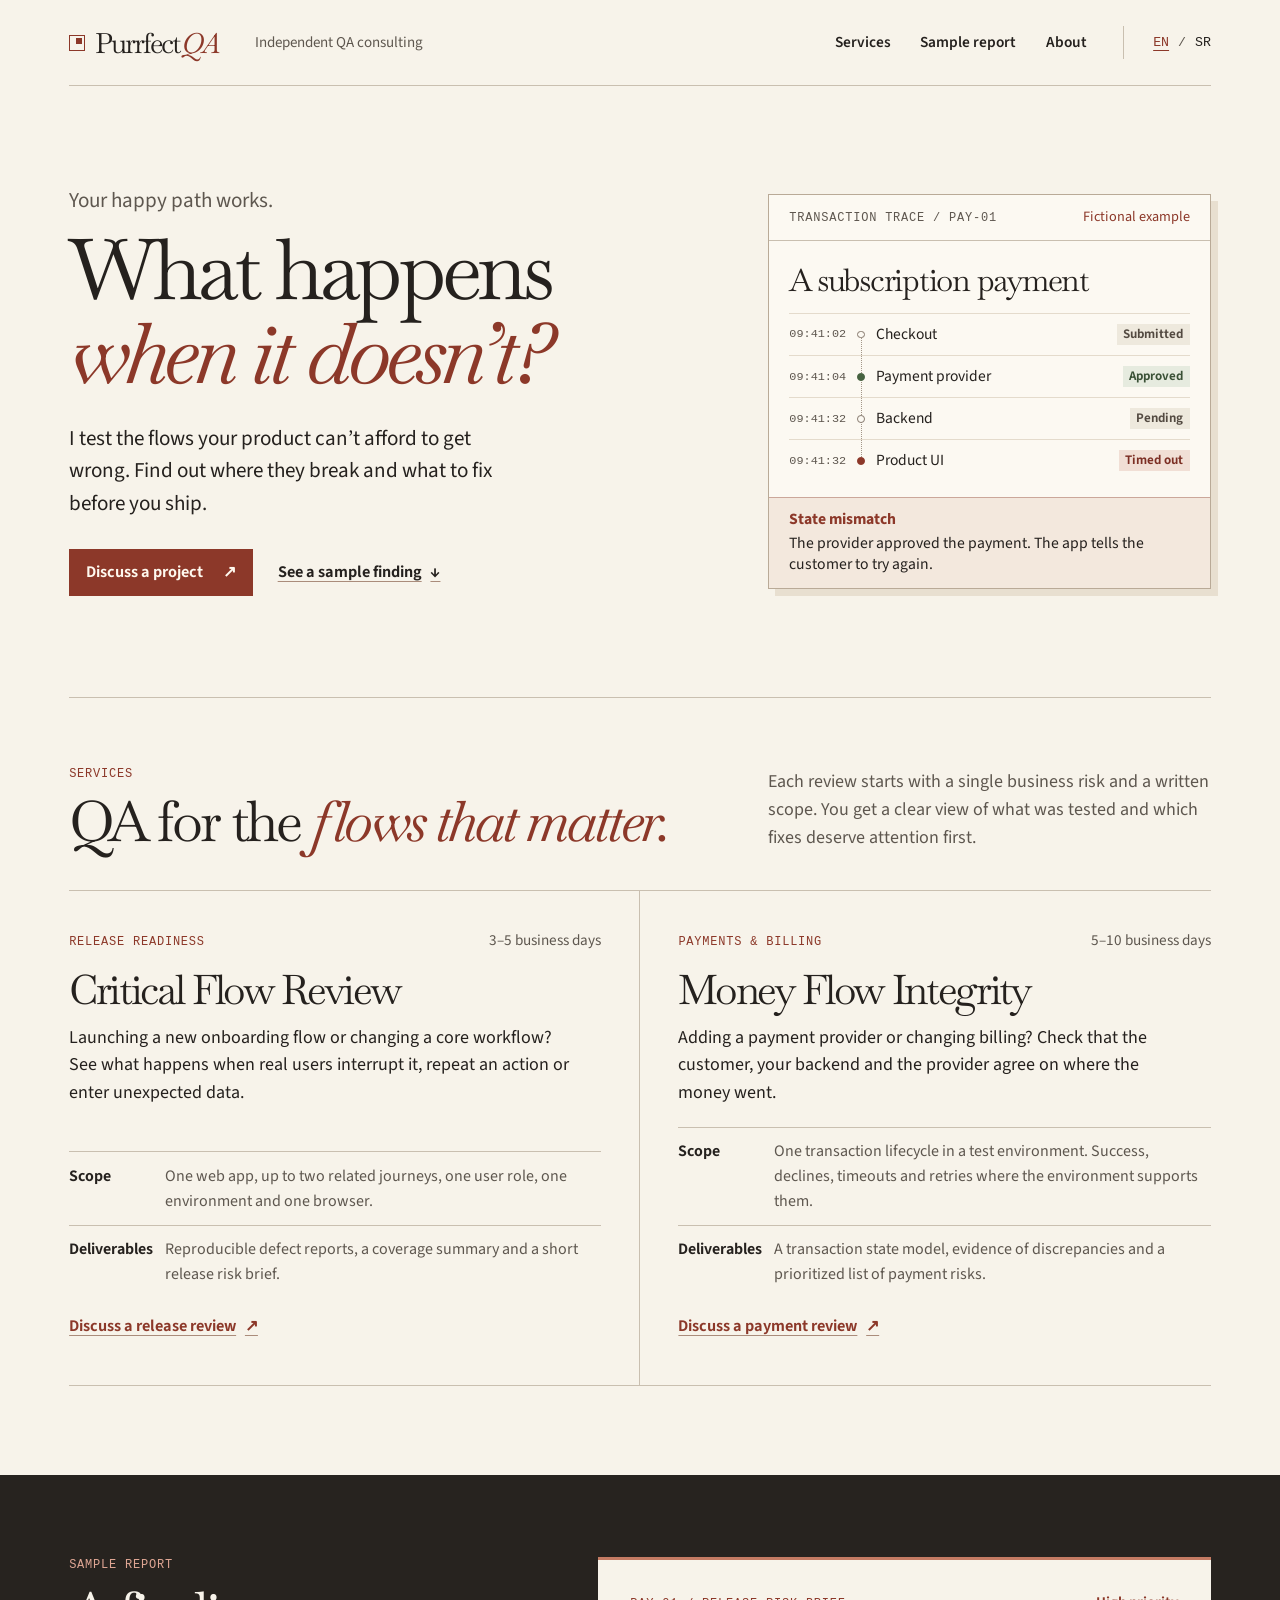
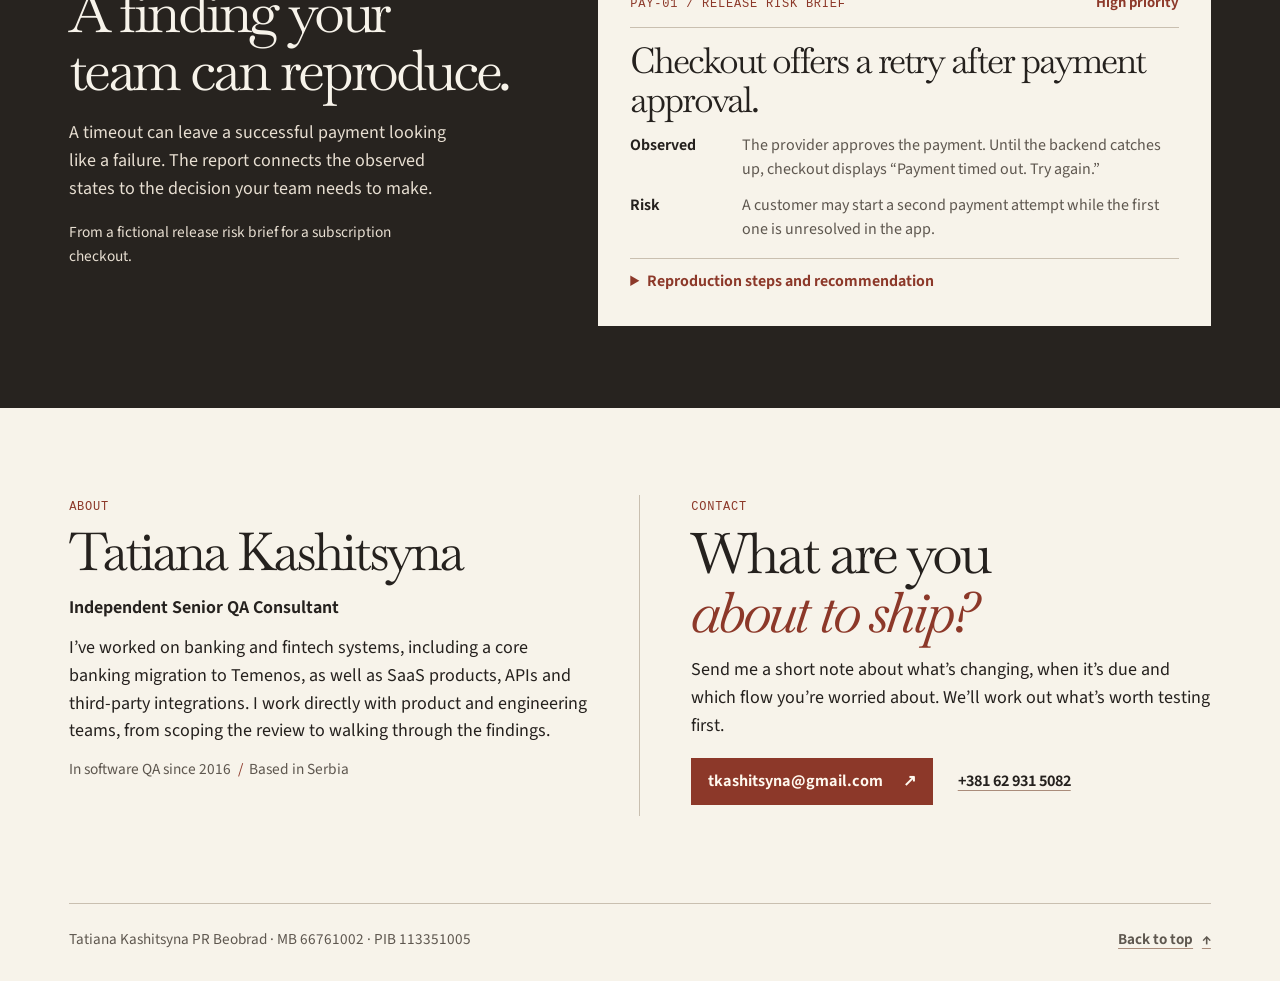
<file: index.html>
<!doctype html>
<html lang="en">
<head>
  <meta charset="utf-8">
  <meta name="viewport" content="width=device-width, initial-scale=1">
  <meta name="description" content="Independent senior QA for web products, payments and integrations. Focused pre-release reviews and transaction testing by Tatiana Kashitsyna.">
  <meta name="theme-color" content="#f7f3ea">
  <title>Purrfect QA — Independent QA Consulting by Tatiana Kashitsyna</title>
  <link rel="canonical" href="https://purrfectqa.github.io/">
  <link rel="alternate" hreflang="en" href="https://purrfectqa.github.io/">
  <link rel="alternate" hreflang="sr-Latn" href="https://purrfectqa.github.io/sr/">
  <link rel="alternate" hreflang="x-default" href="https://purrfectqa.github.io/">
  <meta property="og:type" content="website">
  <meta property="og:site_name" content="Purrfect QA">
  <meta property="og:title" content="Purrfect QA — Independent QA Consulting by Tatiana Kashitsyna">
  <meta property="og:description" content="Independent senior QA for web products, payments and integrations. Focused pre-release reviews and transaction testing by Tatiana Kashitsyna.">
  <meta property="og:url" content="https://purrfectqa.github.io/">
  <meta property="og:image" content="https://purrfectqa.github.io/assets/share-en.png">
  <meta property="og:image:width" content="1200">
  <meta property="og:image:height" content="630">
  <meta property="og:image:alt" content="Purrfect QA and a sample transaction trace">
  <link rel="icon" href="./assets/favicon.png" type="image/png">
  <link rel="stylesheet" href="./assets/site.css">
</head>
<body id="top">
  <a class="skip-link" href="#main">Skip to content</a>
  <header class="site-header frame">
    <a class="brand" href="./"><span class="mark" aria-hidden="true"></span>Purrfect<span class="wordmark-qa">QA</span></a>
    <p class="header-tag">Independent QA consulting</p>
    <nav class="main-nav" aria-label="Main navigation">
      <a href="#services">Services</a>
      <a href="#sample">Sample report</a>
      <a href="#about">About</a>
    </nav>
    <nav class="languages" aria-label="Language">
      <a href="./" hreflang="en" lang="en" aria-label="English" aria-current="page">EN</a>
      <span aria-hidden="true">/</span>
      <a href="./sr/" hreflang="sr-Latn" lang="sr-Latn" aria-label="Srpski">SR</a>
    </nav>
  </header>

  <main id="main">
    <section class="hero frame" aria-labelledby="hero-title">
      <div class="hero-copy">
        <p class="hero-lead">Your happy path works.</p>
        <h1 id="hero-title">What happens <em>when it doesn’t?</em></h1>
        <p class="hero-intro">I test the flows your product can’t afford to get wrong. Find out where they break and what to fix before you ship.</p>
        <div class="hero-actions">
          <a class="button" href="#contact">Discuss a project <span aria-hidden="true">↗</span></a>
          <a class="text-link" href="#sample">See a sample finding <span aria-hidden="true">↓</span></a>
        </div>
      </div>
      <figure class="trace">
        <figcaption class="trace-cap">
          <span class="eyebrow">Transaction trace <span aria-hidden="true">/</span> PAY-01</span>
          <span class="trace-demo">Fictional example</span>
        </figcaption>
        <div class="trace-body">
          <p class="trace-title">A subscription payment</p>
          <ol class="trace-events">
            <li>
              <time>09:41:02</time>
              <span class="trace-dot neutral" aria-hidden="true"></span>
              <span class="trace-actor">Checkout</span>
              <span class="trace-status neutral">Submitted</span>
            </li>
            <li>
              <time>09:41:04</time>
              <span class="trace-dot settled" aria-hidden="true"></span>
              <span class="trace-actor">Payment provider</span>
              <span class="trace-status settled">Approved</span>
            </li>
            <li>
              <time>09:41:32</time>
              <span class="trace-dot neutral" aria-hidden="true"></span>
              <span class="trace-actor">Backend</span>
              <span class="trace-status neutral">Pending</span>
            </li>
            <li>
              <time>09:41:32</time>
              <span class="trace-dot flagged" aria-hidden="true"></span>
              <span class="trace-actor">Product UI</span>
              <span class="trace-status flagged">Timed out</span>
            </li>
          </ol>
        </div>
        <div class="trace-result">
          <strong>State mismatch</strong>
          <span>The provider approved the payment. The app tells the customer to try again.</span>
        </div>
      </figure>
    </section>

    <section class="services frame" id="services" aria-labelledby="services-title">
      <div class="section-opening">
        <div>
          <p class="eyebrow">Services</p>
          <h2 id="services-title">QA for the <em>flows that matter.</em></h2>
        </div>
        <p>Each review starts with a single business risk and a written scope. You get a clear view of what was tested and which fixes deserve attention first.</p>
      </div>
      <div class="offers">
        <article class="offer">
          <div class="offer-meta">
            <span class="eyebrow">Release readiness</span>
            <span class="turnaround">3–5 business days</span>
          </div>
          <h3>Critical Flow Review</h3>
          <p class="offer-lead">Launching a new onboarding flow or changing a core workflow? See what happens when real users interrupt it, repeat an action or enter unexpected data.</p>
          <dl>
            <div><dt>Scope</dt><dd>One web app, up to two related journeys, one user role, one environment and one browser.</dd></div>
            <div><dt>Deliverables</dt><dd>Reproducible defect reports, a coverage summary and a short release risk brief.</dd></div>
          </dl>
          <a class="text-link" href="#contact">Discuss a release review <span aria-hidden="true">↗</span></a>
        </article>
        <article class="offer">
          <div class="offer-meta">
            <span class="eyebrow">Payments &amp; billing</span>
            <span class="turnaround">5–10 business days</span>
          </div>
          <h3>Money Flow Integrity</h3>
          <p class="offer-lead">Adding a payment provider or changing billing? Check that the customer, your backend and the provider agree on where the money went.</p>
          <dl>
            <div><dt>Scope</dt><dd>One transaction lifecycle in a test environment. Success, declines, timeouts and retries where the environment supports them.</dd></div>
            <div><dt>Deliverables</dt><dd>A transaction state model, evidence of discrepancies and a prioritized list of payment risks.</dd></div>
          </dl>
          <a class="text-link" href="#contact">Discuss a payment review <span aria-hidden="true">↗</span></a>
        </article>
      </div>
    </section>

    <section class="sample" id="sample" aria-labelledby="sample-title">
      <div class="sample-grid frame">
        <div class="sample-copy">
          <p class="eyebrow">Sample report</p>
          <h2 id="sample-title">A finding your team can reproduce.</h2>
          <p>A timeout can leave a successful payment looking like a failure. The report connects the observed states to the decision your team needs to make.</p>
          <p class="sample-note">From a fictional release risk brief for a subscription checkout.</p>
        </div>
        <article class="report" aria-labelledby="defect-title">
          <div class="report-meta">
            <span class="eyebrow">PAY-01 <span aria-hidden="true">/</span> Release risk brief</span>
            <span class="severity">High priority</span>
          </div>
          <h3 id="defect-title">Checkout offers a retry after payment approval.</h3>
          <dl class="report-facts">
            <div><dt>Observed</dt><dd>The provider approves the payment. Until the backend catches up, checkout displays “Payment timed out. Try again.”</dd></div>
            <div><dt>Risk</dt><dd>A customer may start a second payment attempt while the first one is unresolved in the app.</dd></div>
          </dl>
          <details>
            <summary>Reproduction steps and recommendation</summary>
            <ol>
              <li>In the test environment, start a subscription payment.</li>
              <li>Have the provider approve it while delaying delivery of the confirmation event until after checkout times out.</li>
              <li>Compare the provider status, backend status and checkout message before the delayed event arrives.</li>
            </ol>
            <dl class="report-facts">
              <div><dt>Expected behavior</dt><dd>Show a pending state while the payment outcome is being reconciled. Recheck the existing attempt before letting the customer start another.</dd></div>
              <div><dt>Coverage limit</dt><dd>A second charge was outside this example’s test scope.</dd></div>
            </dl>
          </details>
        </article>
      </div>
    </section>

    <div class="closing frame">
      <section class="about" id="about" aria-labelledby="about-title">
        <p class="eyebrow">About</p>
        <h2 id="about-title">Tatiana Kashitsyna</h2>
        <p class="role">Independent Senior QA Consultant</p>
        <p>I’ve worked on banking and fintech systems, including a core banking migration to Temenos, as well as SaaS products, APIs and third-party integrations. I work directly with product and engineering teams, from scoping the review to walking through the findings.</p>
        <p class="bio-meta">In software QA since 2016 <span aria-hidden="true">/</span> Based in Serbia</p>
      </section>
      <section class="contact" id="contact" aria-labelledby="contact-title">
        <p class="eyebrow">Contact</p>
        <h2 id="contact-title">What are you <em>about to ship?</em></h2>
        <p>Send me a short note about what’s changing, when it’s due and which flow you’re worried about. We’ll work out what’s worth testing first.</p>
        <div class="contact-links">
          <a class="button" href="mailto:tkashitsyna@gmail.com">tkashitsyna@gmail.com <span aria-hidden="true">↗</span></a>
          <a class="text-link" href="tel:+381629315082">+381 62 931 5082</a>
        </div>
      </section>
    </div>
  </main>

  <footer class="site-footer frame">
    <span>Tatiana Kashitsyna PR Beobrad · <span class="registration">MB 66761002</span> · <span class="registration">PIB 113351005</span></span>
    <a class="text-link" href="#top">Back to top <span aria-hidden="true">↑</span></a>
  </footer>
</body>
</html>
</file>
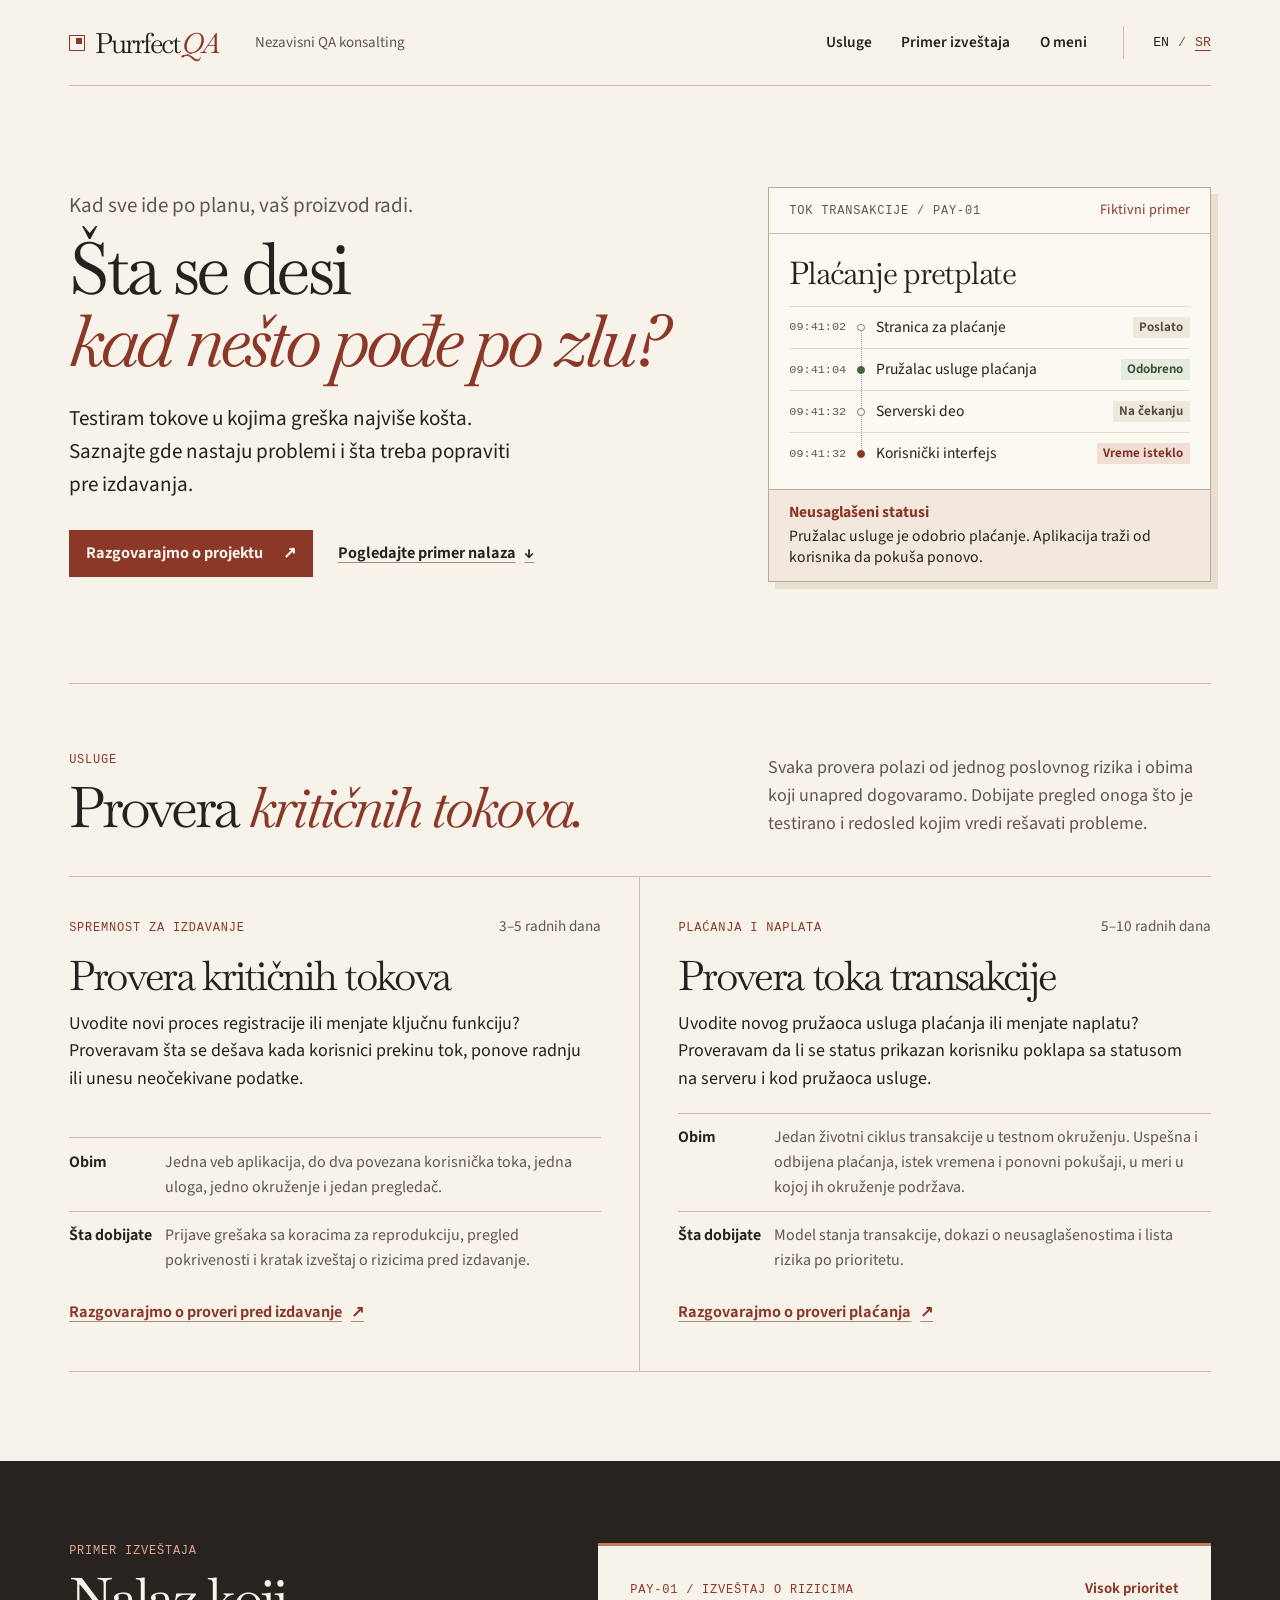
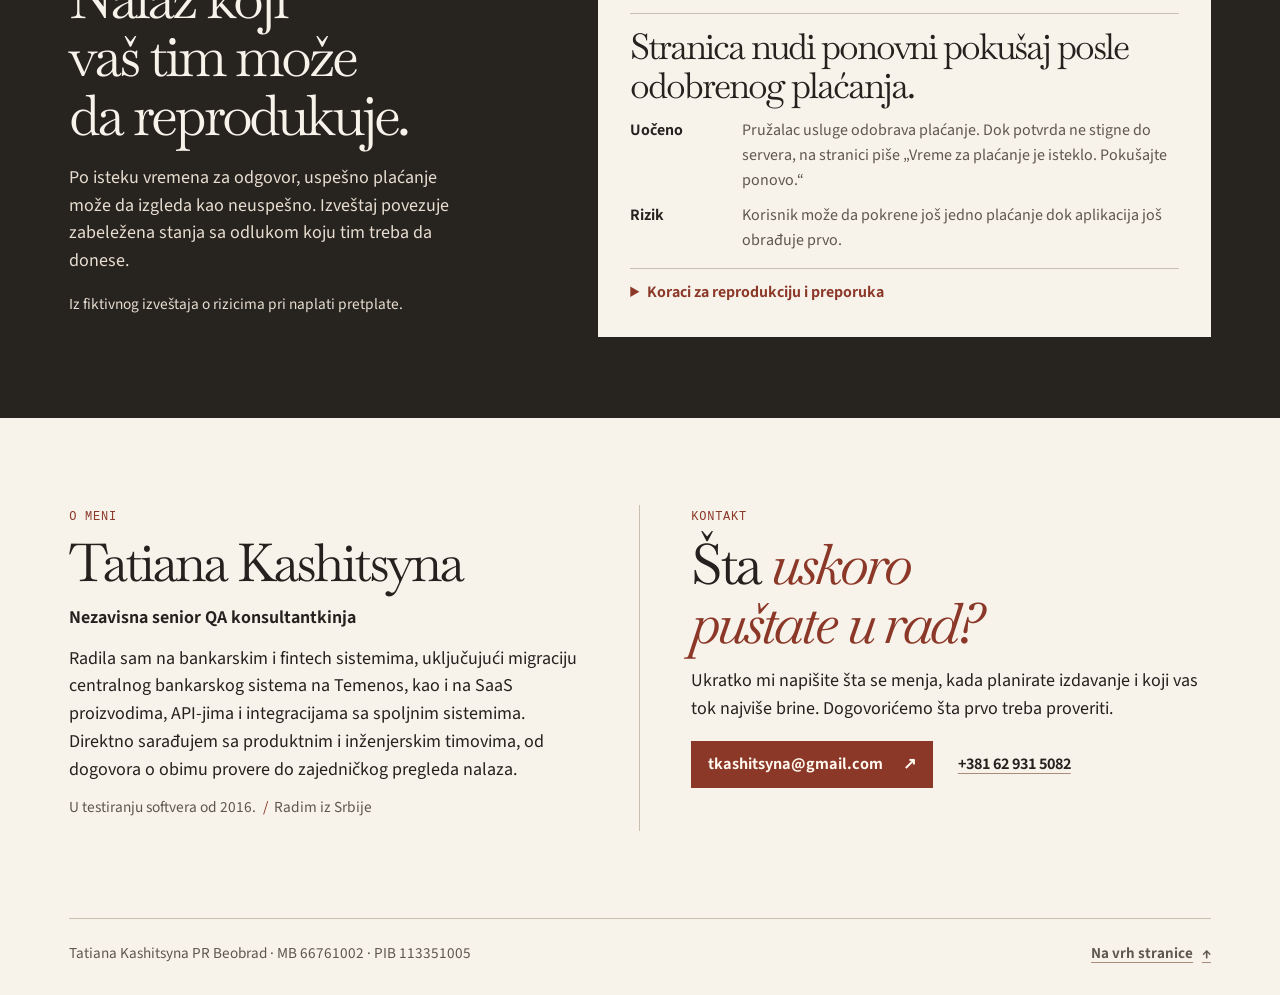
<file: sr/index.html>
<!doctype html>
<html lang="sr-Latn">
<head>
  <meta charset="utf-8">
  <meta name="viewport" content="width=device-width, initial-scale=1">
  <meta name="description" content="Nezavisno testiranje veb aplikacija, plaćanja i integracija. Revizija kritičnih tokova i provera transakcija pred izdavanje.">
  <meta name="theme-color" content="#f7f3ea">
  <title>Purrfect QA — Nezavisni QA konsalting | Tatiana Kashitsyna</title>
  <link rel="canonical" href="https://purrfectqa.github.io/sr/">
  <link rel="alternate" hreflang="en" href="https://purrfectqa.github.io/">
  <link rel="alternate" hreflang="sr-Latn" href="https://purrfectqa.github.io/sr/">
  <link rel="alternate" hreflang="x-default" href="https://purrfectqa.github.io/">
  <meta property="og:type" content="website">
  <meta property="og:site_name" content="Purrfect QA">
  <meta property="og:title" content="Purrfect QA — Nezavisni QA konsalting | Tatiana Kashitsyna">
  <meta property="og:description" content="Nezavisno testiranje veb aplikacija, plaćanja i integracija. Revizija kritičnih tokova i provera transakcija pred izdavanje.">
  <meta property="og:url" content="https://purrfectqa.github.io/sr/">
  <meta property="og:image" content="https://purrfectqa.github.io/assets/share-sr.png">
  <meta property="og:image:width" content="1200">
  <meta property="og:image:height" content="630">
  <meta property="og:image:alt" content="Purrfect QA i primer toka transakcije">
  <link rel="icon" href="../assets/favicon.png" type="image/png">
  <link rel="stylesheet" href="../assets/site.css">
</head>
<body id="top">
  <a class="skip-link" href="#main">Pređi na sadržaj</a>
  <header class="site-header frame">
    <a class="brand" href="../"><span class="mark" aria-hidden="true"></span>Purrfect<span class="wordmark-qa">QA</span></a>
    <p class="header-tag">Nezavisni QA konsalting</p>
    <nav class="main-nav" aria-label="Glavna navigacija">
      <a href="#services">Usluge</a>
      <a href="#sample">Primer izveštaja</a>
      <a href="#about">O meni</a>
    </nav>
    <nav class="languages" aria-label="Jezik">
      <a href="../" hreflang="en" lang="en" aria-label="English">EN</a>
      <span aria-hidden="true">/</span>
      <a href="./" hreflang="sr-Latn" lang="sr-Latn" aria-label="Srpski" aria-current="page">SR</a>
    </nav>
  </header>

  <main id="main">
    <section class="hero frame" aria-labelledby="hero-title">
      <div class="hero-copy">
        <p class="hero-lead">Kad sve ide po planu, vaš proizvod radi.</p>
        <h1 id="hero-title">Šta se desi <em>kad nešto pođe po&nbsp;zlu?</em></h1>
        <p class="hero-intro">Testiram tokove u kojima greška najviše košta. Saznajte gde nastaju problemi i šta treba popraviti pre izdavanja.</p>
        <div class="hero-actions">
          <a class="button" href="#contact">Razgovarajmo o projektu <span aria-hidden="true">↗</span></a>
          <a class="text-link" href="#sample">Pogledajte primer nalaza <span aria-hidden="true">↓</span></a>
        </div>
      </div>
      <figure class="trace">
        <figcaption class="trace-cap">
          <span class="eyebrow">Tok transakcije <span aria-hidden="true">/</span> PAY-01</span>
          <span class="trace-demo">Fiktivni primer</span>
        </figcaption>
        <div class="trace-body">
          <p class="trace-title">Plaćanje pretplate</p>
          <ol class="trace-events">
            <li>
              <time>09:41:02</time>
              <span class="trace-dot neutral" aria-hidden="true"></span>
              <span class="trace-actor">Stranica za plaćanje</span>
              <span class="trace-status neutral">Poslato</span>
            </li>
            <li>
              <time>09:41:04</time>
              <span class="trace-dot settled" aria-hidden="true"></span>
              <span class="trace-actor">Pružalac usluge plaćanja</span>
              <span class="trace-status settled">Odobreno</span>
            </li>
            <li>
              <time>09:41:32</time>
              <span class="trace-dot neutral" aria-hidden="true"></span>
              <span class="trace-actor">Serverski deo</span>
              <span class="trace-status neutral">Na čekanju</span>
            </li>
            <li>
              <time>09:41:32</time>
              <span class="trace-dot flagged" aria-hidden="true"></span>
              <span class="trace-actor">Korisnički interfejs</span>
              <span class="trace-status flagged">Vreme isteklo</span>
            </li>
          </ol>
        </div>
        <div class="trace-result">
          <strong>Neusaglašeni statusi</strong>
          <span>Pružalac usluge je odobrio plaćanje. Aplikacija traži od korisnika da pokuša ponovo.</span>
        </div>
      </figure>
    </section>

    <section class="services frame" id="services" aria-labelledby="services-title">
      <div class="section-opening">
        <div>
          <p class="eyebrow">Usluge</p>
          <h2 id="services-title">Provera <em>kritičnih tokova.</em></h2>
        </div>
        <p>Svaka provera polazi od jednog poslovnog rizika i obima koji unapred dogovaramo. Dobijate pregled onoga što je testirano i redosled kojim vredi rešavati probleme.</p>
      </div>
      <div class="offers">
        <article class="offer">
          <div class="offer-meta">
            <span class="eyebrow">Spremnost za izdavanje</span>
            <span class="turnaround">3–5 radnih dana</span>
          </div>
          <h3>Provera kritičnih tokova</h3>
          <p class="offer-lead">Uvodite novi proces registracije ili menjate ključnu funkciju? Proveravam šta se dešava kada korisnici prekinu tok, ponove radnju ili unesu neočekivane podatke.</p>
          <dl>
            <div><dt>Obim</dt><dd>Jedna veb aplikacija, do dva povezana korisnička toka, jedna uloga, jedno okruženje i jedan pregledač.</dd></div>
            <div><dt>Šta dobijate</dt><dd>Prijave grešaka sa koracima za reprodukciju, pregled pokrivenosti i kratak izveštaj o rizicima pred izdavanje.</dd></div>
          </dl>
          <a class="text-link" href="#contact">Razgovarajmo o proveri pred izdavanje <span aria-hidden="true">↗</span></a>
        </article>
        <article class="offer">
          <div class="offer-meta">
            <span class="eyebrow">Plaćanja i naplata</span>
            <span class="turnaround">5–10 radnih dana</span>
          </div>
          <h3>Provera toka transakcije</h3>
          <p class="offer-lead">Uvodite novog pružaoca usluga plaćanja ili menjate naplatu? Proveravam da li se status prikazan korisniku poklapa sa statusom na serveru i kod pružaoca usluge.</p>
          <dl>
            <div><dt>Obim</dt><dd>Jedan životni ciklus transakcije u testnom okruženju. Uspešna i odbijena plaćanja, istek vremena i ponovni pokušaji, u meri u kojoj ih okruženje podržava.</dd></div>
            <div><dt>Šta dobijate</dt><dd>Model stanja transakcije, dokazi o neusaglašenostima i lista rizika po prioritetu.</dd></div>
          </dl>
          <a class="text-link" href="#contact">Razgovarajmo o proveri plaćanja <span aria-hidden="true">↗</span></a>
        </article>
      </div>
    </section>

    <section class="sample" id="sample" aria-labelledby="sample-title">
      <div class="sample-grid frame">
        <div class="sample-copy">
          <p class="eyebrow">Primer izveštaja</p>
          <h2 id="sample-title">Nalaz koji vaš tim može da reprodukuje.</h2>
          <p>Po isteku vremena za odgovor, uspešno plaćanje može da izgleda kao neuspešno. Izveštaj povezuje zabeležena stanja sa odlukom koju tim treba da donese.</p>
          <p class="sample-note">Iz fiktivnog izveštaja o rizicima pri naplati pretplate.</p>
        </div>
        <article class="report" aria-labelledby="defect-title">
          <div class="report-meta">
            <span class="eyebrow">PAY-01 <span aria-hidden="true">/</span> Izveštaj o rizicima</span>
            <span class="severity">Visok prioritet</span>
          </div>
          <h3 id="defect-title">Stranica nudi ponovni pokušaj posle odobrenog plaćanja.</h3>
          <dl class="report-facts">
            <div><dt>Uočeno</dt><dd>Pružalac usluge odobrava plaćanje. Dok potvrda ne stigne do servera, na stranici piše „Vreme za plaćanje je isteklo. Pokušajte ponovo.“</dd></div>
            <div><dt>Rizik</dt><dd>Korisnik može da pokrene još jedno plaćanje dok aplikacija još obrađuje prvo.</dd></div>
          </dl>
          <details>
            <summary>Koraci za reprodukciju i preporuka</summary>
            <ol>
              <li>U testnom okruženju pokrenite plaćanje pretplate.</li>
              <li>Simulirajte odobrenje plaćanja i zadržite potvrdu kod pružaoca usluge dok na stranici za plaćanje ne istekne vreme za odgovor.</li>
              <li>Pre nego što potvrda stigne, uporedite status kod pružaoca usluge, status na serveru i poruku na stranici za plaćanje.</li>
            </ol>
            <dl class="report-facts">
              <div><dt>Očekivano ponašanje</dt><dd>Prikažite status „Na čekanju“ dok se ne potvrdi ishod plaćanja. Proverite postojeći pokušaj pre nego što korisniku ponudite novi.</dd></div>
              <div><dt>Granice provere</dt><dd>U ovom primeru provera dvostruke naplate bila je van obima testiranja.</dd></div>
            </dl>
          </details>
        </article>
      </div>
    </section>

    <div class="closing frame">
      <section class="about" id="about" aria-labelledby="about-title">
        <p class="eyebrow">O meni</p>
        <h2 id="about-title">Tatiana Kashitsyna</h2>
        <p class="role">Nezavisna senior QA konsultantkinja</p>
        <p>Radila sam na bankarskim i fintech sistemima, uključujući migraciju centralnog bankarskog sistema na Temenos, kao i na SaaS proizvodima, API-jima i integracijama sa spoljnim sistemima. Direktno sarađujem sa produktnim i inženjerskim timovima, od dogovora o obimu provere do zajedničkog pregleda nalaza.</p>
        <p class="bio-meta">U testiranju softvera od 2016. <span aria-hidden="true">/</span> Radim iz Srbije</p>
      </section>
      <section class="contact" id="contact" aria-labelledby="contact-title">
        <p class="eyebrow">Kontakt</p>
        <h2 id="contact-title">Šta <em>uskoro puštate u rad?</em></h2>
        <p>Ukratko mi napišite šta se menja, kada planirate izdavanje i koji vas tok najviše brine. Dogovorićemo šta prvo treba proveriti.</p>
        <div class="contact-links">
          <a class="button" href="mailto:tkashitsyna@gmail.com">tkashitsyna@gmail.com <span aria-hidden="true">↗</span></a>
          <a class="text-link" href="tel:+381629315082">+381 62 931 5082</a>
        </div>
      </section>
    </div>
  </main>

  <footer class="site-footer frame">
    <span>Tatiana Kashitsyna PR Beobrad · <span class="registration">MB 66761002</span> · <span class="registration">PIB 113351005</span></span>
    <a class="text-link" href="#top">Na vrh stranice <span aria-hidden="true">↑</span></a>
  </footer>
</body>
</html>
</file>
<file: assets/site.css>
@font-face {
  font-family: "Baskervville";
  src: url("fonts/baskervville-latin.woff2") format("woff2");
  font-style: normal;
  font-weight: 400;
  font-display: swap;
  unicode-range: U+0000-00FF, U+0131, U+0152-0153, U+02BB-02BC, U+02C6, U+02DA, U+02DC, U+0304, U+0308, U+0329, U+2000-206F, U+20AC, U+2122, U+2191, U+2193, U+2212, U+2215, U+FEFF, U+FFFD;
}

@font-face {
  font-family: "Baskervville";
  src: url("fonts/baskervville-extended.woff2") format("woff2");
  font-style: normal;
  font-weight: 400;
  font-display: swap;
  unicode-range: U+0100-02BA, U+02BD-02C5, U+02C7-02CC, U+02CE-02D7, U+02DD-02FF, U+0304, U+0308, U+0329, U+1D00-1DBF, U+1E00-1E9F, U+1EF2-1EFF, U+2020, U+20A0-20AB, U+20AD-20C4, U+2113, U+2C60-2C7F, U+A720-A7FF;
}

@font-face {
  font-family: "Baskervville";
  src: url("fonts/baskervville-italic-latin.woff2") format("woff2");
  font-style: italic;
  font-weight: 400;
  font-display: swap;
  unicode-range: U+0000-00FF, U+0131, U+0152-0153, U+02BB-02BC, U+02C6, U+02DA, U+02DC, U+0304, U+0308, U+0329, U+2000-206F, U+20AC, U+2122, U+2191, U+2193, U+2212, U+2215, U+FEFF, U+FFFD;
}

@font-face {
  font-family: "Baskervville";
  src: url("fonts/baskervville-italic-extended.woff2") format("woff2");
  font-style: italic;
  font-weight: 400;
  font-display: swap;
  unicode-range: U+0100-02BA, U+02BD-02C5, U+02C7-02CC, U+02CE-02D7, U+02DD-02FF, U+0304, U+0308, U+0329, U+1D00-1DBF, U+1E00-1E9F, U+1EF2-1EFF, U+2020, U+20A0-20AB, U+20AD-20C4, U+2113, U+2C60-2C7F, U+A720-A7FF;
}

@font-face {
  font-family: "Source Sans 3";
  src: url("fonts/source-sans-3-latin.woff2") format("woff2");
  font-style: normal;
  font-weight: 400 700;
  font-display: swap;
  unicode-range: U+0000-00FF, U+0131, U+0152-0153, U+02BB-02BC, U+02C6, U+02DA, U+02DC, U+0304, U+0308, U+0329, U+2000-206F, U+20AC, U+2122, U+2191, U+2193, U+2212, U+2215, U+FEFF, U+FFFD;
}

@font-face {
  font-family: "Source Sans 3";
  src: url("fonts/source-sans-3-extended.woff2") format("woff2");
  font-style: normal;
  font-weight: 400 700;
  font-display: swap;
  unicode-range: U+0100-02BA, U+02BD-02C5, U+02C7-02CC, U+02CE-02D7, U+02DD-02FF, U+0304, U+0308, U+0329, U+1D00-1DBF, U+1E00-1E9F, U+1EF2-1EFF, U+2020, U+20A0-20AB, U+20AD-20C4, U+2113, U+2C60-2C7F, U+A720-A7FF;
}

:root {
  color-scheme: light;
  --paper: #f7f3ea;
  --ink: #25211e;
  --muted: #5e574f;
  --line: #c9bfb0;
  --rust: #8c3829;
  --rust-hover: #6d281d;
  --dark: #27231f;
  --serif: "Baskervville", Georgia, serif;
  --sans: "Source Sans 3", "Segoe UI", sans-serif;
  --mono: Consolas, "Liberation Mono", monospace;
  --gutter: clamp(1.25rem, 5.4vw, 6rem);
}

* { box-sizing: border-box; }

body {
  margin: 0;
  background: var(--paper);
  color: var(--ink);
  font: 1.125rem / 1.54 var(--sans);
}

h1, h2, h3, p, ol, dl, dd, figure { margin: 0; }
a { color: inherit; }
a:focus-visible, summary:focus-visible {
  outline: 2px solid currentColor;
  outline-offset: 4px;
}

::selection {
  background: #e6c2b2;
  color: var(--ink);
}

.frame {
  width: min(calc(100% - 2 * var(--gutter)), 78rem);
  margin-inline: auto;
}

.skip-link {
  position: absolute;
  z-index: 2;
  top: 0.5rem;
  left: 0.5rem;
  padding: 0.5rem 0.85rem;
  background: var(--paper);
  transform: translateY(-150%);
}

.skip-link:focus { transform: translateY(0); }

.site-header {
  min-height: 5.4rem;
  display: flex;
  align-items: center;
  gap: clamp(1rem, 2.8vw, 2.75rem);
  border-bottom: 1px solid var(--line);
}

.brand {
  display: inline-flex;
  align-items: center;
  gap: 0.4rem;
  padding-block: 0.3rem;
  text-decoration: none;
  white-space: nowrap;
  font: 400 1.75rem / 1 var(--serif);
  letter-spacing: -0.065em;
}

.wordmark-qa {
  margin-left: -0.2rem;
  color: var(--rust);
  font-style: italic;
}

.mark {
  width: 1rem;
  height: 1rem;
  margin-right: 0.2rem;
  border: 1px solid var(--rust);
  position: relative;
}

.mark::before {
  content: "";
  position: absolute;
  width: 0.38rem;
  height: 0.38rem;
  top: 0.14rem;
  right: 0.14rem;
  background: var(--rust);
}

.header-tag {
  color: var(--muted);
  font-size: 0.94rem;
  white-space: nowrap;
}

.main-nav, .languages {
  display: flex;
  align-items: center;
  gap: clamp(0.7rem, 2.3vw, 2rem);
  font-size: 0.96rem;
  font-weight: 600;
}

.main-nav { margin-left: auto; }
.main-nav a, .languages a {
  display: inline-block;
  text-decoration: none;
  padding-block: 0.48rem;
}

.main-nav a:hover, .languages a:hover { text-decoration: underline; }
.languages {
  padding-inline-start: clamp(0.75rem, 2.3vw, 2rem);
  border-left: 1px solid var(--line);
  gap: 0.56rem;
  font: 400 0.83rem / 1.3 var(--mono);
}

.languages span { color: var(--muted); }
.languages [aria-current] {
  color: var(--rust);
  text-decoration: underline;
  text-underline-offset: 0.28em;
  text-decoration-thickness: 1px;
}

.hero {
  display: grid;
  grid-template-columns: minmax(0, 1.45fr) minmax(0, 1fr);
  align-items: center;
  gap: clamp(1.75rem, 4.5vw, 4.7rem);
  padding-block: clamp(4.25rem, 7.85vw, 7.75rem);
}

.hero-lead {
  color: var(--muted);
  font-size: clamp(1.05rem, 1.65vw, 1.33rem);
  line-height: 1.3;
  margin-bottom: 0.85rem;
}

h1, h2, h3 {
  font-family: var(--serif);
  font-weight: 400;
  letter-spacing: -0.057em;
}

h1 {
  font-size: clamp(3.4rem, 6.6vw, 6.05rem);
  line-height: 0.99;
}

h1 em { display: block; }
h1 em, h2 em { color: var(--rust); }

[lang="sr-Latn"] h1 {
  font-size: clamp(3.25rem, 5.65vw, 5.2rem);
  text-wrap: balance;
}

.hero-intro {
  max-width: 28rem;
  margin-top: 1.65rem;
  font-size: clamp(1.12rem, 1.65vw, 1.33rem);
}

.hero-actions, .contact-links {
  display: flex;
  align-items: center;
  flex-wrap: wrap;
  gap: 0.65rem 1.55rem;
}

.hero-actions { margin-top: 1.85rem; }

.button, .text-link {
  font-size: 1.02rem;
  font-weight: 650;
}

.button {
  display: inline-flex;
  align-items: baseline;
  justify-content: space-between;
  gap: 1.3rem;
  padding: 0.7rem 1.03rem;
  background: var(--rust);
  color: #fff9ef;
  text-decoration: none;
}

.button:hover { background: var(--rust-hover); }
.button:focus-visible { outline-color: var(--rust); }

.text-link {
  display: inline-flex;
  align-items: baseline;
  gap: 0.55rem;
  padding-block: 0.45rem;
  text-underline-offset: 0.24em;
  text-decoration-color: #aa8c7b;
}

.text-link:hover {
  color: var(--rust);
  text-decoration-color: currentColor;
}

.eyebrow {
  color: var(--rust);
  font: 400 0.75rem / 1.42 var(--mono);
  letter-spacing: 0.065em;
  text-transform: uppercase;
}

.trace {
  border: 1px solid #b9aa97;
  background: #fcf9f2;
  box-shadow: 7px 7px 0 #e8dfd0;
}

.trace-cap, .report-meta {
  display: flex;
  justify-content: space-between;
  align-items: baseline;
  gap: 0.6rem;
}

.trace-cap {
  padding: 0.72rem 1.25rem;
  border-bottom: 1px solid var(--line);
}

.trace-cap .eyebrow { color: var(--muted); }
.trace-demo {
  color: var(--rust);
  font-size: 0.89rem;
  text-align: right;
  white-space: nowrap;
}

.trace-body { padding: 1.3rem 1.25rem 0.95rem; }
.trace-title {
  margin-bottom: 0.9rem;
  font: 400 clamp(1.62rem, 2.45vw, 2.2rem) / 1.18 var(--serif);
  letter-spacing: -0.04em;
}

.trace-events { padding: 0; list-style: none; }
.trace-events li {
  position: relative;
  display: grid;
  grid-template-columns: minmax(3.6rem, auto) 0.7rem minmax(0, 1fr) auto;
  align-items: center;
  gap: 0.55rem;
  min-height: 2.63rem;
  border-top: 1px solid #e4dbcc;
  font-size: 0.97rem;
  line-height: 1.15;
}

.trace-events time {
  color: var(--muted);
  font: 400 0.74rem / 1.2 var(--mono);
  font-variant-numeric: tabular-nums;
}

.trace-dot {
  z-index: 1;
  justify-self: center;
  width: 0.49rem;
  height: 0.49rem;
  border: 1px solid #83766a;
  background: #fcf9f2;
  border-radius: 50%;
}

.trace-events li:not(:last-child)::after {
  content: "";
  position: absolute;
  top: 50%;
  left: 4.5rem;
  height: calc(100% + 1px);
  border-left: 1px dotted #a39789;
}

.trace-dot.settled { border-color: #466240; background: #466240; }
.trace-dot.flagged { border-color: var(--rust); background: var(--rust); }

.trace-status {
  padding: 0.18rem 0.4rem;
  background: #eee9dd;
  color: #534a41;
  font-size: 0.82rem;
  font-weight: 650;
  white-space: nowrap;
}

.trace-status.settled { background: #e6ebdf; color: #3a5136; }
.trace-status.flagged { background: #f1dfd5; color: #7c2f24; }

.trace-result {
  display: grid;
  gap: 0.18rem;
  padding: 0.72rem 1.25rem 0.8rem;
  border-top: 1px solid #cba79a;
  background: #f3e8dd;
  font-size: 0.98rem;
  line-height: 1.35;
}

.trace-result strong { color: var(--rust); }

.services {
  border-top: 1px solid var(--line);
  padding-block: clamp(2.4rem, 5.35vw, 5rem) clamp(3.5rem, 7vw, 6.25rem);
}

.section-opening {
  display: grid;
  grid-template-columns: minmax(0, 1.45fr) minmax(0, 1fr);
  align-items: end;
  column-gap: clamp(1.75rem, 4.5vw, 4.7rem);
  row-gap: 0.9rem;
  margin-bottom: clamp(1.65rem, 3vw, 2.85rem);
}

.section-opening h2, .sample h2, .closing h2 {
  margin-top: 0.6rem;
  font-size: clamp(2.55rem, 4.4vw, 4.6rem);
  line-height: 1.04;
}

.section-opening > p {
  max-width: 28rem;
  color: var(--muted);
}

.offers {
  display: grid;
  grid-template-columns: repeat(2, minmax(0, 1fr));
  border-block: 1px solid var(--line);
}

.offer {
  display: flex;
  flex-direction: column;
  align-items: flex-start;
  padding: clamp(1.25rem, 3vw, 2.5rem);
}

.offer:first-child {
  padding-inline-start: 0;
  border-right: 1px solid var(--line);
}
.offer:last-child { padding-inline-end: 0; }

.offer-meta {
  width: 100%;
  display: flex;
  justify-content: space-between;
  align-items: baseline;
  flex-wrap: wrap;
  gap: 0.35rem 1rem;
}

.turnaround {
  color: var(--muted);
  font-size: 0.95rem;
}

.offer h3 {
  font-size: clamp(1.95rem, 3.2vw, 3.3rem);
  line-height: 1.1;
  margin-block: 0.88rem 0.75rem;
}

.offer-lead {
  max-width: 32rem;
  margin-bottom: 1.25rem;
}

.offer dl {
  width: 100%;
  margin-top: auto;
}

.offer dl div {
  display: grid;
  grid-template-columns: 5.3rem minmax(0, 1fr);
  align-items: baseline;
  gap: 0.7rem;
  padding-block: 0.72rem;
  border-top: 1px solid var(--line);
  font-size: 1rem;
}

dt { font-weight: 650; }
dd { color: var(--muted); }
.offer > .text-link {
  margin-top: 0.55rem;
  color: var(--rust);
}

.sample {
  padding-block: clamp(3rem, 6.4vw, 6.2rem);
  background: var(--dark);
  color: var(--paper);
}

.sample-grid {
  display: grid;
  grid-template-columns: minmax(0, 0.96fr) minmax(0, 1.3fr);
  gap: clamp(1.7rem, 6vw, 6rem);
}

.sample h2, h1 em { text-wrap: balance; }
.sample-copy .eyebrow { color: #dfa694; }
.sample-copy > p:not(.eyebrow) {
  max-width: 24rem;
  margin-top: 1.15rem;
  color: #e7ded1;
}

.sample-copy .sample-note {
  font-size: 0.96rem;
  color: #c6b8a8;
}

.report {
  min-width: 0;
  padding: clamp(1rem, 2.6vw, 2rem);
  background: var(--paper);
  color: var(--ink);
  border-top: 3px solid #c47b63;
}

.report-meta {
  flex-wrap: wrap;
  padding-bottom: 0.75rem;
  border-bottom: 1px solid var(--line);
}

.severity {
  color: var(--rust);
  font-weight: 650;
  font-size: 0.93rem;
  white-space: nowrap;
}

.report h3 {
  margin-block: 0.8rem;
  font-size: clamp(1.71rem, 2.8vw, 2.65rem);
  line-height: 1.1;
}

.report-facts {
  display: grid;
  gap: 0.68rem;
  font-size: 1rem;
}

.report-facts div {
  display: grid;
  grid-template-columns: minmax(4.8rem, 0.23fr) minmax(0, 1fr);
  gap: 0.7rem;
}

.report details {
  border-top: 1px solid var(--line);
  margin-top: 1rem;
  font-size: 1rem;
}

.report summary {
  padding-top: 0.65rem;
  color: var(--rust);
  font-weight: 650;
  cursor: pointer;
}

.report summary:hover { text-decoration: underline; }
.report details ol {
  margin-block: 0.8rem 1rem;
  padding-left: 1.25rem;
  color: var(--muted);
}

.report details li + li { margin-top: 0.35rem; }

.closing {
  display: grid;
  grid-template-columns: repeat(2, minmax(0, 1fr));
  margin-block: clamp(3.2rem, 6.8vw, 6.25rem);
}

.closing section { padding-block: 0.25rem 0.7rem; }

.about {
  border-right: 1px solid var(--line);
  padding-right: clamp(1rem, 4vw, 4rem);
}

.contact { padding-left: clamp(1rem, 4vw, 4rem); }
.about h2 { font-size: clamp(2.45rem, 4.1vw, 4.2rem); }
.contact h2 { text-wrap: balance; }

.closing h2 + p { margin-top: 0.85rem; }
.closing p + p { margin-top: 0.8rem; }
.contact-links { margin-top: 1.15rem; }
.role { font-weight: 650; }
.bio-meta {
  color: var(--muted);
  font-size: 0.96rem;
}

.bio-meta span { margin-inline: 0.22rem; color: var(--rust); }

.site-footer {
  display: flex;
  align-items: baseline;
  justify-content: space-between;
  gap: 0.6rem 1.25rem;
  padding-block: 1rem 1.4rem;
  border-top: 1px solid var(--line);
  color: var(--muted);
  font-size: 0.95rem;
}

.site-footer .text-link { font-size: inherit; }
.registration { white-space: nowrap; }

@media (max-width: 68rem) {
  .section-opening h2 { max-width: 16ch; }
}

@media (max-width: 55rem) {
  .header-tag { display: none; }
  .hero { grid-template-columns: 1fr; padding-top: 3.8rem; }
  .hero-copy h1 { font-size: clamp(3.45rem, 9.75vw, 5.5rem); }
  [lang="sr-Latn"] .hero-copy h1 { font-size: clamp(3.15rem, 8.35vw, 5rem); text-wrap: initial; }
  .hero-intro { max-width: 32rem; }
  .trace { max-width: 38rem; }
  .section-opening { grid-template-columns: 1fr; }
  .section-opening h2 { max-width: none; }
  .sample-grid { grid-template-columns: 1fr; }

  .sample-copy > p:not(.eyebrow) { max-width: 36rem; }
}

@media (max-width: 37rem) {
  .site-header {
    display: grid;
    grid-template-columns: minmax(0, 1fr) auto;
    column-gap: 1.2rem;
    row-gap: 0.35rem;
    padding-block: 0.85rem 0.55rem;
  }

  .brand { grid-area: 1 / 1; justify-self: start; }
  .languages { grid-area: 1 / 2; }
  .main-nav {
    grid-area: 2 / 1 / auto / span 2;
    margin-left: 0;
    gap: 0.35rem 1.35rem;
    flex-wrap: wrap;
  }

  .hero { padding-block: 2.9rem 3rem; gap: 2.45rem; }
  .hero-intro { margin-top: 1.1rem; }
  .hero-actions { margin-top: 1.15rem; }
  .trace { box-shadow: 4px 4px 0 #e8dfd0; }
  .trace-cap, .trace-body, .trace-result { padding-inline: 0.72rem; }
  .trace-events li {
    grid-template-columns: 3.15rem 0.5rem minmax(0, 1fr) auto;
    gap: 0.4rem;
    font-size: 0.92rem;
  }
  .trace-events li:not(:last-child)::after { left: 3.8rem; }
  .trace-events time { font-size: 0.67rem; }
  .trace-status { padding-inline: 0.29rem; }
  .trace-cap .eyebrow { letter-spacing: 0.015em; }
  .trace-demo { font-size: 0.82rem; }

  .offers, .closing { grid-template-columns: 1fr; }

  .offer, .offer:first-child {
    border-right: none;
    padding-inline: 0;
  }

  .offer + .offer { border-top: 1px solid var(--line); }
  .closing .about {
    padding: 0 0 1.6rem;
    border-right: none;
    border-bottom: 1px solid var(--line);
  }
  .closing .contact { padding: 1.6rem 0 0; }

  .site-footer { display: grid; gap: 0.15rem; }
  .site-footer .text-link { justify-self: start; }
}

@media (max-width: 23rem) {
  h1#hero-title { font-size: 2.95rem; }
  .trace-events li { gap: 0.24rem; }
  .trace-events li:not(:last-child)::after { left: 3.64rem; }
  .report-facts div { grid-template-columns: 1fr; gap: 0; }
}
</file>
